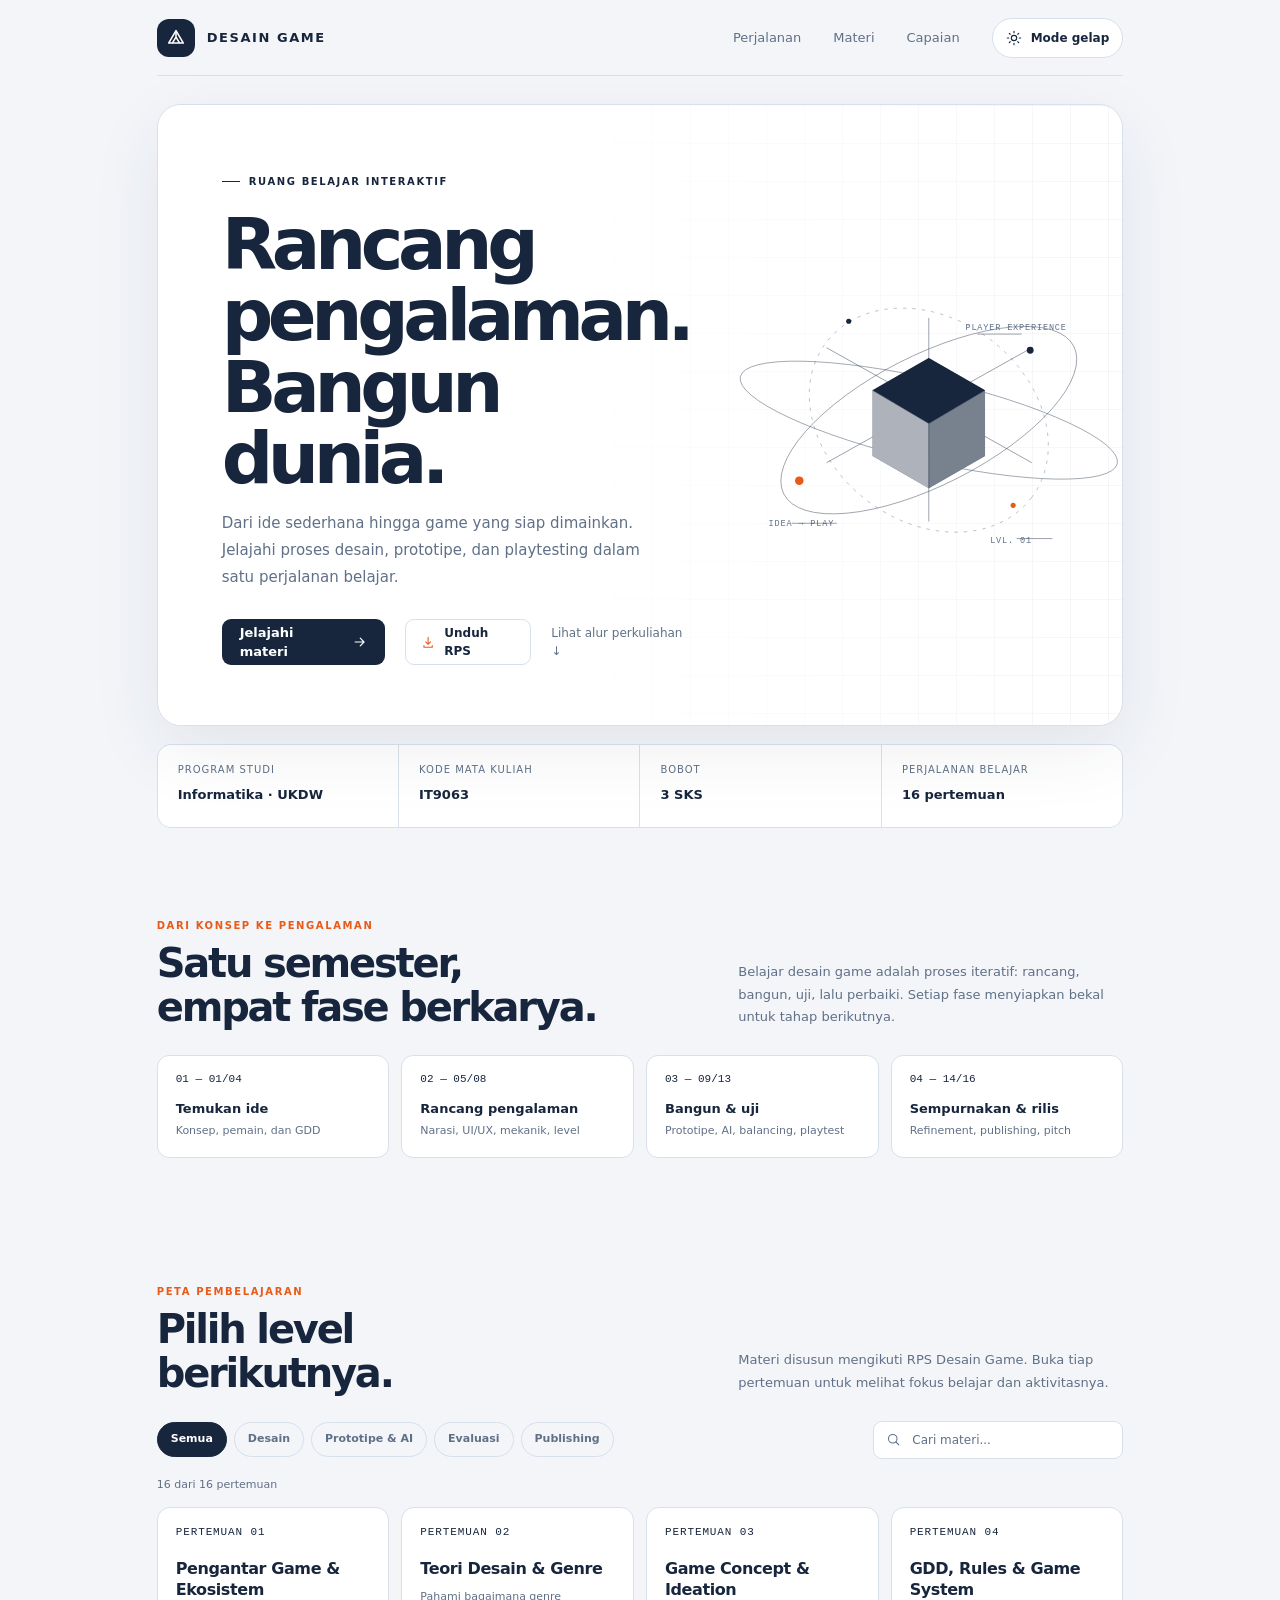
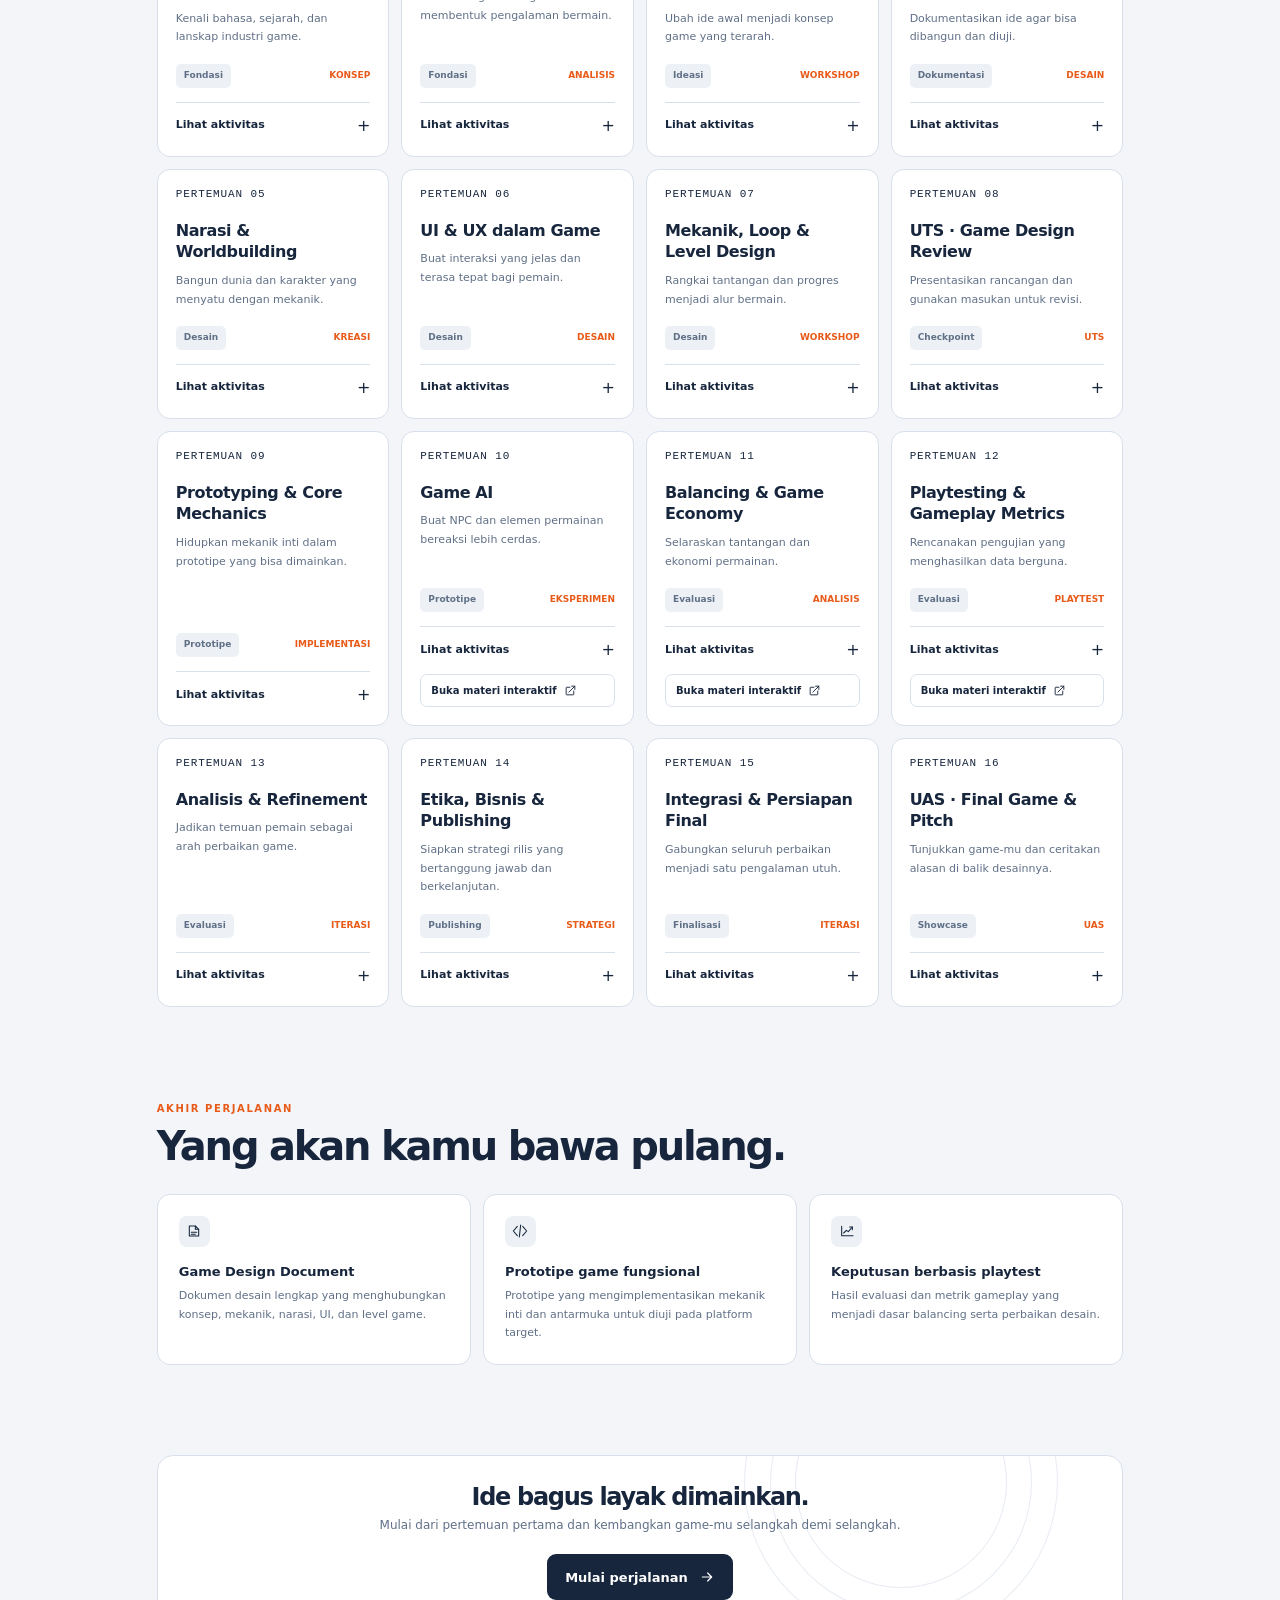
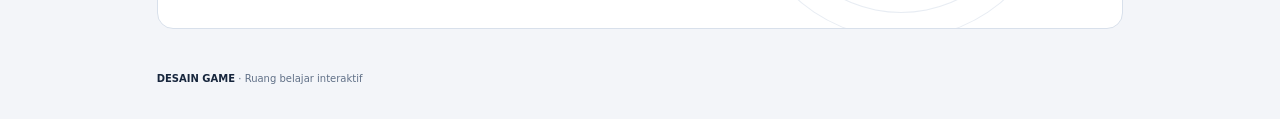
<file: index.html>
<!doctype html>
<html lang="id" data-theme="dark">
<head>
  <meta charset="utf-8">
  <meta name="viewport" content="width=device-width, initial-scale=1">
  <meta name="theme-color" content="#111512">
  <meta name="description" content="Ruang belajar interaktif mata kuliah Desain Game — jelajahi 16 pertemuan dari ide pertama hingga game final.">
  <title>Desain Game — Ruang Belajar Interaktif</title>
  <script>
    const systemThemePreference = window.matchMedia("(prefers-color-scheme: light)");
    document.documentElement.dataset.theme = systemThemePreference.matches ? "light" : "dark";
  </script>
  <style>
    :root {
      color-scheme: dark;
      --bg: #0d1319;
      --surface: #141d27;
      --surface-raised: #18232f;
      --surface-soft: #1d2a37;
      --text: #e8edf5;
      --muted: #8da0b5;
      --line: #263545;
      --accent: #f4773b;
      --accent-ink: #111821;
      --orange: #ff8043;
      --hero-grid: rgba(129, 158, 190, .07);
      --shadow: 0 24px 70px rgba(0, 0, 0, .28);
    }

    html[data-theme="light"] {
      color-scheme: light;
      --bg: #f3f5f9;
      --surface: #ffffff;
      --surface-raised: #f8fafd;
      --surface-soft: #edf1f6;
      --text: #17263d;
      --muted: #607087;
      --line: #d8e0eb;
      --accent: #17263d;
      --accent-ink: #ffffff;
      --orange: #e85a18;
      --hero-grid: rgba(39, 67, 102, .07);
      --shadow: 0 24px 70px rgba(35, 54, 79, .08);
    }

    * { box-sizing: border-box; }

    html { scroll-behavior: smooth; }

    body {
      margin: 0;
      min-width: 320px;
      background: var(--bg);
      color: var(--text);
      font-family: Inter, ui-sans-serif, system-ui, -apple-system, BlinkMacSystemFont, "Segoe UI", sans-serif;
      line-height: 1.5;
      transition: background-color .25s ease, color .25s ease;
    }

    button, input { font: inherit; }
    button, a { -webkit-tap-highlight-color: transparent; }
    a { color: inherit; text-decoration: none; }
    button { color: inherit; }

    .shell {
      width: min(1512px, calc(100% - 252px - clamp(36px, 4.8vw, 76px)));
      margin-inline: auto;
    }

    .topbar {
      height: 76px;
      display: flex;
      align-items: center;
      justify-content: space-between;
      border-bottom: 1px solid var(--line);
    }

    .brand { display: flex; align-items: center; gap: 12px; }
    .brand-mark {
      width: 38px;
      height: 38px;
      display: grid;
      place-items: center;
      border-radius: 12px;
      color: var(--accent-ink);
      background: var(--accent);
    }

    .brand-mark svg { width: 22px; height: 22px; }
    .brand-name { font-size: 13px; font-weight: 780; letter-spacing: .12em; }
    .brand-name span { color: var(--muted); font-weight: 500; }
    .nav { display: flex; align-items: center; gap: 32px; }
    .nav a { color: var(--muted); font-size: 13px; transition: color .2s ease; }
    .nav a:hover, .nav a:focus-visible { color: var(--text); }

    .theme-toggle {
      min-height: 40px;
      display: inline-flex;
      align-items: center;
      gap: 9px;
      padding: 0 13px;
      border: 1px solid var(--line);
      border-radius: 999px;
      background: var(--surface);
      cursor: pointer;
      font-size: 12px;
      font-weight: 650;
      transition: border-color .2s ease, background .2s ease;
    }

    .theme-toggle:hover { border-color: var(--accent); }
    .theme-toggle svg { width: 16px; height: 16px; }
    .theme-toggle .sun-icon { display: none; }
    html[data-theme="light"] .theme-toggle .sun-icon { display: block; }
    html[data-theme="light"] .theme-toggle .moon-icon { display: none; }

    .hero {
      position: relative;
      isolation: isolate;
      min-height: 426px;
      margin-top: 28px;
      padding: 60px 64px;
      display: grid;
      grid-template-columns: 1.1fr .9fr;
      align-items: center;
      overflow: hidden;
      border: 1px solid var(--line);
      border-radius: 24px;
      background-color: var(--surface);
      background-image: linear-gradient(var(--hero-grid) 1px, transparent 1px), linear-gradient(90deg, var(--hero-grid) 1px, transparent 1px);
      background-size: 38px 38px;
      box-shadow: var(--shadow);
    }

    .hero::before {
      position: absolute;
      z-index: -1;
      inset: 0;
      content: "";
      background: linear-gradient(90deg, var(--surface) 2%, color-mix(in srgb, var(--surface) 94%, transparent) 43%, color-mix(in srgb, var(--surface) 35%, transparent) 100%);
    }

    .hero-copy { position: relative; z-index: 1; max-width: 570px; }
    .eyebrow {
      display: inline-flex;
      align-items: center;
      gap: 9px;
      color: var(--accent);
      font-size: 10px;
      font-weight: 760;
      letter-spacing: .16em;
      text-transform: uppercase;
    }

    .eyebrow::before { width: 18px; height: 1px; content: ""; background: currentColor; }

    h1 {
      margin: 20px 0 16px;
      font-size: clamp(42px, 6vw, 72px);
      font-weight: 720;
      letter-spacing: -.075em;
      line-height: .99;
    }

    h1 em { color: var(--accent); font-style: normal; }
    .hero-description { max-width: 455px; margin: 0; color: var(--muted); font-size: 15px; line-height: 1.8; }
    .hero-actions { display: flex; align-items: center; gap: 20px; margin-top: 28px; }

    .primary-link {
      min-height: 46px;
      display: inline-flex;
      align-items: center;
      gap: 11px;
      padding: 0 18px;
      border-radius: 9px;
      background: var(--accent);
      color: var(--accent-ink);
      font-size: 13px;
      font-weight: 760;
      transition: transform .2s ease, filter .2s ease;
    }

    .primary-link:hover { transform: translateY(-2px); filter: brightness(1.05); }
    .primary-link svg { width: 16px; height: 16px; }
    .subtle-link { color: var(--muted); font-size: 12px; }
    .subtle-link:hover { color: var(--text); }
    .download-link {
      min-height: 46px;
      display: inline-flex;
      align-items: center;
      gap: 9px;
      padding: 0 15px;
      border: 1px solid var(--line);
      border-radius: 9px;
      background: var(--surface);
      color: var(--text);
      font-size: 12px;
      font-weight: 680;
      transition: border-color .2s ease, transform .2s ease;
    }

    .download-link:hover { transform: translateY(-2px); border-color: var(--accent); }
    .download-link svg { width: 15px; height: 15px; color: var(--orange); }

    .hero-art {
      position: absolute;
      inset: 0 0 0 auto;
      width: 53%;
      height: 100%;
      pointer-events: none;
    }

    .hero-art svg { width: 100%; height: 100%; overflow: visible; }
    .art-orbit { fill: none; stroke: var(--accent); stroke-width: 1; opacity: .43; }
    .art-orbit-dim { fill: none; stroke: var(--muted); stroke-width: 1; stroke-dasharray: 4 7; opacity: .46; }
    .art-cube { fill: var(--accent); }
    .art-cube-dark { fill: color-mix(in srgb, var(--accent) 58%, var(--surface)); }
    .art-cube-side { fill: color-mix(in srgb, var(--accent) 35%, var(--surface)); }
    .art-line { fill: none; stroke: var(--text); stroke-width: 1; opacity: .5; }
    .art-label { fill: var(--muted); font: 10px ui-monospace, SFMono-Regular, Consolas, monospace; letter-spacing: 1px; }
    .art-dot { fill: var(--orange); }

    .course-meta {
      display: grid;
      grid-template-columns: repeat(4, 1fr);
      gap: 1px;
      margin-top: 18px;
      overflow: hidden;
      border: 1px solid var(--line);
      border-radius: 14px;
      background: var(--line);
    }

    .meta-item { min-height: 82px; padding: 17px 20px; background: var(--surface); }
    .meta-label { display: block; margin-bottom: 5px; color: var(--muted); font-size: 10px; letter-spacing: .1em; text-transform: uppercase; }
    .meta-value { font-size: 13px; font-weight: 650; }

    .section { padding-top: 90px; }
    .section-heading { display: flex; align-items: end; justify-content: space-between; gap: 24px; margin-bottom: 26px; }
    .section-kicker { margin-bottom: 8px; color: var(--orange); font-size: 10px; font-weight: 750; letter-spacing: .16em; text-transform: uppercase; }
    h2 { margin: 0; font-size: clamp(28px, 4vw, 40px); font-weight: 690; letter-spacing: -.055em; line-height: 1.1; }
    .section-intro { max-width: 385px; margin: 0; color: var(--muted); font-size: 13px; line-height: 1.75; }

    .journey {
      display: grid;
      grid-template-columns: repeat(4, 1fr);
      gap: 12px;
      margin-bottom: 36px;
    }

    .journey-step {
      position: relative;
      min-height: 100px;
      padding: 17px 18px;
      border: 1px solid var(--line);
      border-radius: 12px;
      background: var(--surface);
    }

    .journey-number { display: block; margin-bottom: 11px; color: var(--accent); font: 11px ui-monospace, SFMono-Regular, Consolas, monospace; }
    .journey-title { font-size: 13px; font-weight: 690; }
    .journey-note { display: block; margin-top: 3px; color: var(--muted); font-size: 11px; }

    .toolbar { display: flex; align-items: center; justify-content: space-between; gap: 16px; margin-bottom: 18px; }
    .filters { display: flex; flex-wrap: wrap; gap: 7px; }

    .filter-button {
      min-height: 35px;
      padding: 0 13px;
      border: 1px solid var(--line);
      border-radius: 999px;
      background: transparent;
      color: var(--muted);
      cursor: pointer;
      font-size: 11px;
      font-weight: 620;
      transition: color .2s ease, background .2s ease, border-color .2s ease;
    }

    .filter-button:hover, .filter-button[aria-pressed="true"] { border-color: var(--accent); background: var(--accent); color: var(--accent-ink); }

    .search-wrap {
      width: min(250px, 100%);
      min-height: 38px;
      display: flex;
      align-items: center;
      gap: 9px;
      padding: 0 12px;
      border: 1px solid var(--line);
      border-radius: 9px;
      background: var(--surface);
    }

    .search-wrap svg { width: 15px; height: 15px; flex: 0 0 auto; color: var(--muted); }
    .search-wrap input { width: 100%; border: 0; outline: 0; background: transparent; color: var(--text); font-size: 12px; }
    .search-wrap input::placeholder { color: var(--muted); }
    .result-count { min-height: 18px; margin: 0 0 12px; color: var(--muted); font-size: 11px; }

    .sessions-grid { display: grid; grid-template-columns: repeat(4, minmax(0, 1fr)); gap: 12px; }

    .session-card {
      position: relative;
      min-height: 246px;
      display: flex;
      flex-direction: column;
      padding: 18px;
      overflow: hidden;
      border: 1px solid var(--line);
      border-radius: 13px;
      background: var(--surface);
      transition: border-color .2s ease, transform .2s ease, background .2s ease;
    }

    .session-card:hover { transform: translateY(-3px); border-color: color-mix(in srgb, var(--accent) 58%, var(--line)); }
    .session-card[hidden] { display: none; }
    .card-top { display: flex; align-items: center; justify-content: space-between; gap: 8px; margin-bottom: 20px; }
    .session-number { color: var(--accent); font: 11px ui-monospace, SFMono-Regular, Consolas, monospace; letter-spacing: .08em; }

    .session-card h3 { margin: 0 0 9px; font-size: 16px; font-weight: 670; letter-spacing: -.025em; line-height: 1.35; }
    .session-summary { margin: 0 0 17px; color: var(--muted); font-size: 11px; line-height: 1.7; }
    .card-footer { display: flex; align-items: center; justify-content: space-between; gap: 8px; margin-top: auto; }
    .session-tag { padding: 5px 8px; border-radius: 5px; background: var(--surface-soft); color: var(--muted); font-size: 9px; font-weight: 650; }
    .session-kind { color: var(--orange); font-size: 9px; font-weight: 700; }

    .session-card details { margin-top: 14px; padding-top: 11px; border-top: 1px solid var(--line); }
    .session-card summary { display: flex; align-items: center; justify-content: space-between; color: var(--text); cursor: pointer; font-size: 11px; font-weight: 650; list-style: none; }
    .session-card summary::-webkit-details-marker { display: none; }
    .session-card summary::after { content: "+"; color: var(--accent); font-size: 16px; font-weight: 400; }
    .session-card details[open] summary::after { content: "−"; }
    .session-detail { padding-top: 12px; color: var(--muted); font-size: 10px; line-height: 1.7; }
    .session-detail p { margin: 0 0 8px; }
    .session-detail strong { color: var(--text); font-weight: 650; }
    .module-link {
      display: inline-flex;
      align-items: center;
      gap: 7px;
      margin-top: 12px;
      padding: 8px 10px;
      border: 1px solid var(--line);
      border-radius: 7px;
      color: var(--accent);
      font-size: 10px;
      font-weight: 700;
      transition: border-color .2s ease, background .2s ease;
    }

    .module-link:hover { border-color: var(--accent); background: var(--surface-soft); }
    .module-link svg { width: 13px; height: 13px; }
    .empty-state { display: none; grid-column: 1 / -1; padding: 38px 20px; border: 1px dashed var(--line); border-radius: 13px; color: var(--muted); text-align: center; font-size: 13px; }
    .empty-state.is-visible { display: block; }

    .outcomes { padding-top: 94px; }
    .outcome-grid { display: grid; grid-template-columns: repeat(3, 1fr); gap: 12px; margin-top: 24px; }
    .outcome-card { min-height: 145px; padding: 21px; border: 1px solid var(--line); border-radius: 13px; background: var(--surface); }
    .outcome-icon { width: 31px; height: 31px; display: grid; place-items: center; margin-bottom: 15px; border-radius: 8px; background: var(--surface-soft); color: var(--accent); }
    .outcome-icon svg { width: 16px; height: 16px; }
    .outcome-card h3 { margin: 0 0 6px; font-size: 13px; }
    .outcome-card p { margin: 0; color: var(--muted); font-size: 11px; line-height: 1.7; }

    .closing {
      position: relative;
      display: flex;
      align-items: center;
      justify-content: center;
      flex-direction: column;
      gap: 20px;
      margin: 90px auto 42px;
      padding: 28px 32px;
      overflow: hidden;
      border: 1px solid var(--line);
      border-radius: 16px;
      background: var(--surface);
      text-align: center;
    }

    .closing::after { position: absolute; top: -80px; right: 12%; width: 210px; height: 210px; border: 1px solid var(--line); border-radius: 50%; content: ""; box-shadow: 0 0 0 24px var(--surface), 0 0 0 25px var(--line), 0 0 0 50px var(--surface), 0 0 0 51px var(--line); opacity: .6; }
    .closing h2 { position: relative; z-index: 1; font-size: 24px; }
    .closing p { position: relative; z-index: 1; margin: 6px 0 0; color: var(--muted); font-size: 12px; }
    .closing .primary-link { position: relative; z-index: 1; flex: 0 0 auto; }

    footer { display: flex; justify-content: space-between; gap: 20px; padding: 0 0 28px; color: var(--muted); font-size: 10px; }
    footer strong { color: var(--text); font-weight: 650; }

    :focus-visible { outline: 2px solid var(--orange); outline-offset: 3px; }

    @media (max-width: 900px) {
      .hero { min-height: 400px; padding: 48px; }
      .hero-art { width: 60%; opacity: .8; }
      .sessions-grid { grid-template-columns: repeat(3, minmax(0, 1fr)); }
      .nav { gap: 18px; }
    }

    @media (max-width: 1190px) {
      .shell { width: calc(100% - 112px); }
    }

    @media (max-width: 680px) {
      .shell { width: calc(100% - 24px); }
      .topbar { height: 66px; }
      .brand-name { font-size: 11px; }
      .brand-mark { width: 34px; height: 34px; }
      .nav { gap: 10px; }
      .nav a { display: none; }
      .theme-toggle { min-height: 37px; padding: 0 11px; }
      .theme-toggle span { display: none; }
      .hero { min-height: 460px; grid-template-columns: 1fr; margin-top: 16px; padding: 34px 26px; align-items: start; }
      .hero-copy { padding-top: 8px; }
      h1 { max-width: 360px; font-size: clamp(44px, 12vw, 61px); }
      .hero-description { max-width: 370px; font-size: 13px; }
      .hero-art { inset: auto -12% -3% auto; width: 100%; height: 52%; opacity: .65; }
      .hero::before { background: linear-gradient(180deg, var(--surface) 4%, color-mix(in srgb, var(--surface) 94%, transparent) 45%, color-mix(in srgb, var(--surface) 38%, transparent) 100%); }
      .course-meta { grid-template-columns: repeat(2, 1fr); }
      .meta-item { min-height: 71px; padding: 14px; }
      .meta-value { font-size: 12px; }
      .section { padding-top: 68px; }
      .section-heading { display: block; }
      .section-intro { margin-top: 13px; }
      .journey { grid-template-columns: repeat(2, 1fr); gap: 8px; }
      .journey-step { min-height: 91px; padding: 13px; }
      .toolbar { align-items: stretch; flex-direction: column-reverse; }
      .search-wrap { width: 100%; }
      .filters { gap: 6px; }
      .filter-button { padding-inline: 10px; font-size: 10px; }
      .sessions-grid { grid-template-columns: repeat(2, minmax(0, 1fr)); gap: 8px; }
      .session-card { min-height: 242px; padding: 14px; }
      .card-top { align-items: flex-start; flex-direction: column; gap: 4px; margin-bottom: 16px; }
      .session-card h3 { font-size: 14px; }
      .session-summary { font-size: 10px; }
      .card-footer { align-items: flex-start; flex-direction: column; }
      .outcomes { padding-top: 68px; }
      .outcome-grid { grid-template-columns: 1fr; gap: 8px; }
      .outcome-card { min-height: auto; }
      .closing { margin-top: 68px; padding: 23px; }
      .closing::after { right: -14%; }
      .closing h2 { font-size: 21px; }
      footer { flex-direction: column; gap: 6px; }
    }

    @media (max-width: 380px) {
      .sessions-grid { grid-template-columns: 1fr; }
      .session-card { min-height: 0; }
      .card-top, .card-footer { align-items: center; flex-direction: row; }
    }

    @media (prefers-reduced-motion: reduce) {
      *, *::before, *::after { scroll-behavior: auto !important; transition-duration: .01ms !important; animation-duration: .01ms !important; }
    }
  </style>
</head>
<body>
  <header class="shell topbar">
    <a class="brand" href="#" aria-label="Desain Game, ke halaman utama">
      <span class="brand-mark" aria-hidden="true">
        <svg viewBox="0 0 24 24" fill="none">
          <path d="M4 17.5 12 4l8 13.5H4Z" stroke="currentColor" stroke-width="1.7" stroke-linejoin="round"/>
          <path d="M8 17.5 12 11l4 6.5M12 4v7" stroke="currentColor" stroke-width="1.7" stroke-linejoin="round"/>
        </svg>
      </span>
      <span class="brand-name">DESAIN GAME</span>
    </a>
    <nav class="nav" aria-label="Navigasi utama">
      <a href="#perjalanan">Perjalanan</a>
      <a href="#materi">Materi</a>
      <a href="#capaian">Capaian</a>
      <button class="theme-toggle" id="theme-toggle" type="button" aria-label="Ganti ke tema terang" aria-pressed="false">
        <svg class="moon-icon" viewBox="0 0 24 24" fill="none" aria-hidden="true"><path d="M20.2 15.1A8.3 8.3 0 0 1 8.9 3.8 8.5 8.5 0 1 0 20.2 15.1Z" stroke="currentColor" stroke-width="1.7" stroke-linecap="round" stroke-linejoin="round"/></svg>
        <svg class="sun-icon" viewBox="0 0 24 24" fill="none" aria-hidden="true"><circle cx="12" cy="12" r="4" stroke="currentColor" stroke-width="1.7"/><path d="M12 2v2m0 16v2M4.93 4.93l1.42 1.42m11.3 11.3 1.42 1.42M2 12h2m16 0h2M4.93 19.07l1.42-1.42m11.3-11.3 1.42-1.42" stroke="currentColor" stroke-width="1.7" stroke-linecap="round"/></svg>
        <span>Mode terang</span>
      </button>
    </nav>
  </header>

  <main>
    <section class="shell hero" aria-labelledby="hero-title">
      <div class="hero-copy">
        <div class="eyebrow">Ruang belajar interaktif</div>
        <h1 id="hero-title">Rancang<br>pengalaman.<br><em>Bangun dunia.</em></h1>
        <p class="hero-description">Dari ide sederhana hingga game yang siap dimainkan. Jelajahi proses desain, prototipe, dan playtesting dalam satu perjalanan belajar.</p>
        <div class="hero-actions">
          <a class="primary-link" href="#materi">Jelajahi materi
            <svg viewBox="0 0 24 24" fill="none" aria-hidden="true"><path d="M5 12h14m-6-6 6 6-6 6" stroke="currentColor" stroke-width="1.8" stroke-linecap="round" stroke-linejoin="round"/></svg>
          </a>
          <a class="download-link" href="RPSDesGa.pdf" download="RPSDesGa.pdf">
            <svg viewBox="0 0 24 24" fill="none" aria-hidden="true"><path d="M12 3v12m0 0 4-4m-4 4-4-4M5 17v3h14v-3" stroke="currentColor" stroke-width="1.8" stroke-linecap="round" stroke-linejoin="round"/></svg>
            Unduh RPS
          </a>
          <a class="subtle-link" href="#perjalanan">Lihat alur perkuliahan ↓</a>
        </div>
      </div>
      <div class="hero-art" aria-hidden="true">
        <svg viewBox="0 0 600 430" preserveAspectRatio="xMidYMid meet">
          <ellipse class="art-orbit" cx="373" cy="221" rx="191" ry="76" transform="rotate(-27 373 221)"/>
          <ellipse class="art-orbit-dim" cx="373" cy="221" rx="151" ry="119" transform="rotate(37 373 221)"/>
          <ellipse class="art-orbit" cx="373" cy="221" rx="227" ry="48" transform="rotate(13 373 221)" opacity=".5"/>
          <path class="art-line" d="M373 101v239m-120-69 241-135m-241 0 241 135"/>
          <path class="art-cube-dark" d="m373 148 66 38v77l-66 38-66-38v-77l66-38Z"/>
          <path class="art-cube" d="m373 148 66 38-66 39-66-39 66-38Z"/>
          <path class="art-cube-side" d="m307 186 66 39v76l-66-38v-77Z"/>
          <path class="art-cube-dark" d="m439 186-66 39v76l66-38v-77Z"/>
          <path class="art-line" d="m307 186 66 39 66-39m-66 39v76"/>
          <circle class="art-dot" cx="221" cy="292" r="5"/>
          <circle cx="492" cy="139" r="4" fill="var(--accent)"/>
          <circle cx="472" cy="321" r="3" fill="var(--orange)"/>
          <circle cx="279" cy="105" r="3" fill="var(--accent)"/>
          <text class="art-label" x="416" y="115">PLAYER EXPERIENCE</text>
          <text class="art-label" x="185" y="345">IDEA → PLAY</text>
          <text class="art-label" x="445" y="365">LVL. 01</text>
          <path class="art-line" d="M430 120h52m-270 222h53m211 18h42"/>
        </svg>
      </div>
    </section>

    <section class="shell course-meta" aria-label="Informasi mata kuliah">
      <div class="meta-item"><span class="meta-label">Program studi</span><span class="meta-value">Informatika · UKDW</span></div>
      <div class="meta-item"><span class="meta-label">Kode mata kuliah</span><span class="meta-value">IT9063</span></div>
      <div class="meta-item"><span class="meta-label">Bobot</span><span class="meta-value">3 SKS</span></div>
      <div class="meta-item"><span class="meta-label">Perjalanan belajar</span><span class="meta-value">16 pertemuan</span></div>
    </section>

    <section class="shell section" id="perjalanan" aria-labelledby="journey-title">
      <div class="section-heading">
        <div><div class="section-kicker">Dari konsep ke pengalaman</div><h2 id="journey-title">Satu semester,<br>empat fase berkarya.</h2></div>
        <p class="section-intro">Belajar desain game adalah proses iteratif: rancang, bangun, uji, lalu perbaiki. Setiap fase menyiapkan bekal untuk tahap berikutnya.</p>
      </div>
      <div class="journey">
        <article class="journey-step"><span class="journey-number">01 — 01/04</span><span class="journey-title">Temukan ide</span><span class="journey-note">Konsep, pemain, dan GDD</span></article>
        <article class="journey-step"><span class="journey-number">02 — 05/08</span><span class="journey-title">Rancang pengalaman</span><span class="journey-note">Narasi, UI/UX, mekanik, level</span></article>
        <article class="journey-step"><span class="journey-number">03 — 09/13</span><span class="journey-title">Bangun & uji</span><span class="journey-note">Prototipe, AI, balancing, playtest</span></article>
        <article class="journey-step"><span class="journey-number">04 — 14/16</span><span class="journey-title">Sempurnakan & rilis</span><span class="journey-note">Refinement, publishing, pitch</span></article>
      </div>
    </section>

    <section class="shell section" id="materi" aria-labelledby="sessions-title">
      <div class="section-heading">
        <div><div class="section-kicker">Peta pembelajaran</div><h2 id="sessions-title">Pilih level<br>berikutnya.</h2></div>
        <p class="section-intro">Materi disusun mengikuti RPS Desain Game. Buka tiap pertemuan untuk melihat fokus belajar dan aktivitasnya.</p>
      </div>
      <div class="toolbar">
        <div class="filters" role="group" aria-label="Filter materi">
          <button class="filter-button" type="button" data-filter="all" aria-pressed="true">Semua</button>
          <button class="filter-button" type="button" data-filter="design" aria-pressed="false">Desain</button>
          <button class="filter-button" type="button" data-filter="build" aria-pressed="false">Prototipe & AI</button>
          <button class="filter-button" type="button" data-filter="test" aria-pressed="false">Evaluasi</button>
          <button class="filter-button" type="button" data-filter="publish" aria-pressed="false">Publishing</button>
        </div>
        <label class="search-wrap">
          <svg viewBox="0 0 24 24" fill="none" aria-hidden="true"><circle cx="10.8" cy="10.8" r="6.8" stroke="currentColor" stroke-width="1.7"/><path d="m16 16 4.5 4.5" stroke="currentColor" stroke-width="1.7" stroke-linecap="round"/></svg>
          <input id="session-search" type="search" placeholder="Cari materi..." autocomplete="off" aria-label="Cari materi pertemuan">
        </label>
      </div>
      <p class="result-count" id="result-count" aria-live="polite"></p>
      <div class="sessions-grid" id="sessions-grid" aria-live="polite"></div>
    </section>

    <section class="shell outcomes" id="capaian" aria-labelledby="outcomes-title">
      <div class="section-heading">
        <div><div class="section-kicker">Akhir perjalanan</div><h2 id="outcomes-title">Yang akan kamu bawa pulang.</h2></div>
      </div>
      <div class="outcome-grid">
        <article class="outcome-card">
          <span class="outcome-icon" aria-hidden="true"><svg viewBox="0 0 24 24" fill="none"><path d="M5 4.5h9l5 5v10H5v-15Z" stroke="currentColor" stroke-width="1.6" stroke-linejoin="round"/><path d="M14 4.5v5h5M8 14h8m-8 3h6" stroke="currentColor" stroke-width="1.6" stroke-linecap="round"/></svg></span>
          <h3>Game Design Document</h3><p>Dokumen desain lengkap yang menghubungkan konsep, mekanik, narasi, UI, dan level game.</p>
        </article>
        <article class="outcome-card">
          <span class="outcome-icon" aria-hidden="true"><svg viewBox="0 0 24 24" fill="none"><path d="m8 5-6 7 6 7m8-14 6 7-6 7m-3-16-2 18" stroke="currentColor" stroke-width="1.6" stroke-linecap="round" stroke-linejoin="round"/></svg></span>
          <h3>Prototipe game fungsional</h3><p>Prototipe yang mengimplementasikan mekanik inti dan antarmuka untuk diuji pada platform target.</p>
        </article>
        <article class="outcome-card">
          <span class="outcome-icon" aria-hidden="true"><svg viewBox="0 0 24 24" fill="none"><path d="M4 19V5m0 14h17M7 15l4-4 3 2 6-7" stroke="currentColor" stroke-width="1.6" stroke-linecap="round" stroke-linejoin="round"/><path d="M16 6h4v4" stroke="currentColor" stroke-width="1.6" stroke-linecap="round" stroke-linejoin="round"/></svg></span>
          <h3>Keputusan berbasis playtest</h3><p>Hasil evaluasi dan metrik gameplay yang menjadi dasar balancing serta perbaikan desain.</p>
        </article>
      </div>
    </section>

    <section class="shell closing" aria-label="Mulai belajar">
      <div><h2>Ide bagus layak dimainkan.</h2><p>Mulai dari pertemuan pertama dan kembangkan game-mu selangkah demi selangkah.</p></div>
      <a class="primary-link" href="#materi">Mulai perjalanan
        <svg viewBox="0 0 24 24" fill="none" aria-hidden="true"><path d="M5 12h14m-6-6 6 6-6 6" stroke="currentColor" stroke-width="1.8" stroke-linecap="round" stroke-linejoin="round"/></svg>
      </a>
    </section>
  </main>

  <footer class="shell">
    <span><strong>DESAIN GAME</strong> · Ruang belajar interaktif</span>
  </footer>

  <script>
    const sessions = [
      { no: 1, date: "03 Sep 2026", title: "Pengantar Game & Ekosistem", topic: "Pengantar game, sejarah video game, dan ekosistem industri game.", phase: "design", tag: "Fondasi", type: "KONSEP", summary: "Kenali bahasa, sejarah, dan lanskap industri game.", focus: "Mengidentifikasi karakteristik game, genre, target pemain, dan komponen utama desain game.", activity: "Analisis game referensi dan diskusi untuk menentukan game yang akan dianalisis.", output: "Game concept & identifikasi game." },
      { no: 2, date: "10 Sep 2026", title: "Teori Desain & Genre", topic: "Teori desain game, genre, dan pengalaman pemain.", phase: "design", tag: "Fondasi", type: "ANALISIS", summary: "Pahami bagaimana genre membentuk pengalaman bermain.", focus: "Menganalisis genre dan pengalaman pemain sebagai dasar pengembangan konsep game.", activity: "Studi kasus genre game dan diskusi player experience.", output: "Analisis genre dan pengalaman pemain." },
      { no: 3, date: "17 Sep 2026", title: "Game Concept & Ideation", topic: "Tema, premise, target player, dan gameplay concept.", phase: "design", tag: "Ideasi", type: "WORKSHOP", summary: "Ubah ide awal menjadi konsep game yang terarah.", focus: "Merumuskan tema, premise, target player, genre, core mechanics, dan gameplay concept.", activity: "Ideation workshop dan penyusunan brief konsep game.", output: "Game Concept Brief." },
      { no: 4, date: "24 Sep 2026", title: "GDD, Rules & Game System", topic: "Game Design Document, rules, dan sistem permainan.", phase: "design", tag: "Dokumentasi", type: "DESAIN", summary: "Dokumentasikan ide agar bisa dibangun dan diuji.", focus: "Menyusun GDD yang mendeskripsikan konsep, rules, mechanics, requirements, dan sistem permainan.", activity: "Analisis contoh GDD dan penyusunan GDD proyek.", output: "Game Design Document." },
      { no: 5, date: "01 Okt 2026", title: "Narasi & Worldbuilding", topic: "Narrative, character design, worldbuilding, dan progression system.", phase: "design", tag: "Desain", type: "KREASI", summary: "Bangun dunia dan karakter yang menyatu dengan mekanik.", focus: "Merancang narasi, karakter, worldbuilding, dan progression yang konsisten dengan konsep game.", activity: "Studi kasus dan pengembangan narrative, character, serta worldbuilding proyek.", output: "Rancangan narasi dan dunia game." },
      { no: 6, date: "08 Okt 2026", title: "UI & UX dalam Game", topic: "Antarmuka, HUD, menu, interaction flow, dan feedback.", phase: "design", tag: "Desain", type: "DESAIN", summary: "Buat interaksi yang jelas dan terasa tepat bagi pemain.", focus: "Merancang antarmuka, HUD, menu, interaction flow, dan feedback sesuai target pemain.", activity: "Analisis UI game, wireframing, dan perancangan UI flow proyek.", output: "Wireframe dan UI flow." },
      { no: 7, date: "15 Okt 2026", title: "Mekanik, Loop & Level Design", topic: "Core mechanics, gameplay loop, level design, challenge flow, dan progression.", phase: "design", tag: "Desain", type: "WORKSHOP", summary: "Rangkai tantangan dan progres menjadi alur bermain.", focus: "Merancang core mechanics, gameplay loop, struktur level, challenge flow, dan progression secara terintegrasi.", activity: "Workshop level dan gameplay loop; finalisasi GDD dan conceptual prototype.", output: "GDD final dan conceptual prototype." },
      { no: 8, date: "22 Okt 2026", title: "UTS · Game Design Review", topic: "Presentasi GDD, conceptual prototype, dan design review.", phase: "test", tag: "Checkpoint", type: "UTS", summary: "Presentasikan rancangan dan gunakan masukan untuk revisi.", focus: "Mempertahankan dan mengevaluasi rancangan game berdasarkan GDD serta memperoleh masukan.", activity: "Presentasi GDD dan prototype, tanya jawab, design review, dan refleksi.", output: "Design review & revision notes." },
      { no: 9, date: "29 Okt 2026", title: "Prototyping & Core Mechanics", topic: "Game prototyping dan implementasi mekanik inti dengan game engine.", phase: "build", tag: "Prototipe", type: "IMPLEMENTASI", summary: "Hidupkan mekanik inti dalam prototipe yang bisa dimainkan.", focus: "Mengonstruksi prototipe fungsional yang mengimplementasikan core mechanics dan UI berdasarkan GDD.", activity: "Demonstrasi prototyping, implementasi core mechanics, dan testing awal.", output: "Functional Game Prototype." },
      { no: 10, date: "05 Nov 2026", title: "Game AI", topic: "Finite state machine, behavior tree, pathfinding, dan procedural techniques.", phase: "build", tag: "Prototipe", type: "EKSPERIMEN", summary: "Buat NPC dan elemen permainan bereaksi lebih cerdas.", focus: "Memilih, mengimplementasikan, dan menguji teknik AI dasar sesuai kebutuhan gameplay.", activity: "Demonstrasi implementasi dan pengujian AI pada proyek.", output: "Implementasi Game AI.", link: "10_Game_AI_Interactive.html" },
      { no: 11, date: "12 Nov 2026", title: "Balancing & Game Economy", topic: "Game balancing, game economy, dan tuning.", phase: "test", tag: "Evaluasi", type: "ANALISIS", summary: "Selaraskan tantangan dan ekonomi permainan.", focus: "Menganalisis parameter gameplay dan menentukan strategi balancing serta tuning.", activity: "Analisis kasus, penentuan parameter, dan penyusunan balancing plan proyek.", output: "Balancing plan.", link: "11_Game_Balancing.html" },
      { no: 12, date: "19 Nov 2026", title: "Playtesting & Gameplay Metrics", topic: "Playtesting, pengumpulan data, dan metrik gameplay.", phase: "test", tag: "Evaluasi", type: "PLAYTEST", summary: "Rencanakan pengujian yang menghasilkan data berguna.", focus: "Merancang prosedur playtesting dan menentukan data serta gameplay metrics yang relevan.", activity: "Menyusun test scenario/instrument dan melaksanakan playtest awal.", output: "Skenario dan instrumen playtest.", link: "12_Playtesting_Interactive.html" },
      { no: 13, date: "26 Nov 2026", title: "Analisis & Refinement", topic: "Analisis hasil playtesting dan evidence-based game refinement.", phase: "test", tag: "Evaluasi", type: "ITERASI", summary: "Jadikan temuan pemain sebagai arah perbaikan game.", focus: "Menganalisis minimal tiga gameplay metrics untuk mengidentifikasi isu desain dan merumuskan perbaikan.", activity: "Analisis data playtest, interpretasi metrics, dan penyusunan revision plan.", output: "Rekomendasi perbaikan berbasis bukti." },
      { no: 14, date: "03 Des 2026", title: "Etika, Bisnis & Publishing", topic: "Legalitas, etika, privasi, monetisasi, model bisnis, dan publishing game.", phase: "publish", tag: "Publishing", type: "STRATEGI", summary: "Siapkan strategi rilis yang bertanggung jawab dan berkelanjutan.", focus: "Mengevaluasi aspek legal, etika, privasi, monetisasi, dan model bisnis dalam penerbitan game.", activity: "Analisis kasus dan penyusunan strategi publishing/business proyek.", output: "Legal, Ethics, Business & Publishing Strategy." },
      { no: 15, date: "10 Des 2026", title: "Integrasi & Persiapan Final", topic: "Game refinement, integrasi, dan persiapan final project.", phase: "publish", tag: "Finalisasi", type: "ITERASI", summary: "Gabungkan seluruh perbaikan menjadi satu pengalaman utuh.", focus: "Mengintegrasikan dan memperbaiki prototype berdasarkan playtesting, balancing, UI/UX, dan validasi AI.", activity: "Refinement prototype, final integration, testing, peer evaluation, dan persiapan pitch.", output: "Prototipe final terintegrasi." },
      { no: 16, date: "17 Des 2026", title: "UAS · Final Game & Pitch", topic: "Demonstrasi produk game final dan professional pitch.", phase: "publish", tag: "Showcase", type: "UAS", summary: "Tunjukkan game-mu dan ceritakan alasan di balik desainnya.", focus: "Mendemonstrasikan produk final dan mempertanggungjawabkan desain, implementasi, evaluasi, AI, serta strategi publishing.", activity: "Demonstrasi final game dan professional pitch.", output: "Final Game Product & Professional Pitch." }
    ];

    const grid = document.getElementById("sessions-grid");
    const search = document.getElementById("session-search");
    const resultCount = document.getElementById("result-count");
    const emptyState = document.createElement("p");
    emptyState.className = "empty-state";
    emptyState.textContent = "Belum ada materi yang cocok. Coba kata kunci atau filter lain.";

    function renderSessions() {
      grid.replaceChildren();
      sessions.forEach((session) => {
        const card = document.createElement("article");
        card.className = "session-card";
        card.dataset.phase = session.phase;
        card.dataset.search = `${session.title} ${session.topic} ${session.tag} ${session.type}`.toLocaleLowerCase("id");
        card.id = `pertemuan-${String(session.no).padStart(2, "0")}`;
        card.innerHTML = `
          <div class="card-top">
            <span class="session-number">PERTEMUAN ${String(session.no).padStart(2, "0")}</span>
          </div>
          <h3>${session.title}</h3>
          <p class="session-summary">${session.summary}</p>
          <div class="card-footer"><span class="session-tag">${session.tag}</span><span class="session-kind">${session.type}</span></div>
          <details>
            <summary>Lihat aktivitas</summary>
            <div class="session-detail">
              <p><strong>Materi:</strong> ${session.topic}</p>
              <p><strong>Fokus:</strong> ${session.focus}</p>
              <p><strong>Aktivitas:</strong> ${session.activity}</p>
              <p><strong>Output:</strong> ${session.output}</p>
            </div>
          </details>
          ${session.link ? `<a class="module-link" href="${session.link}" target="_blank" rel="noopener">Buka materi interaktif
            <svg viewBox="0 0 24 24" fill="none" aria-hidden="true"><path d="M14 4h6v6m-11 5L20 4M18 13v6a1 1 0 0 1-1 1H5a1 1 0 0 1-1-1V7a1 1 0 0 1 1-1h6" stroke="currentColor" stroke-width="1.7" stroke-linecap="round" stroke-linejoin="round"/></svg>
          </a>` : ""}`;
        grid.append(card);
      });
      grid.append(emptyState);
      updateSessions();
    }

    let activeFilter = "all";
    function updateSessions() {
      const query = search.value.trim().toLocaleLowerCase("id");
      let visible = 0;
      grid.querySelectorAll(".session-card").forEach((card) => {
        const matchesFilter = activeFilter === "all" || card.dataset.phase === activeFilter;
        const matchesSearch = !query || card.dataset.search.includes(query);
        const show = matchesFilter && matchesSearch;
        card.hidden = !show;
        if (show) visible += 1;
      });
      emptyState.classList.toggle("is-visible", visible === 0);
      resultCount.textContent = `${visible} dari ${sessions.length} pertemuan`;
    }

    document.querySelectorAll(".filter-button").forEach((button) => {
      button.addEventListener("click", () => {
        activeFilter = button.dataset.filter;
        document.querySelectorAll(".filter-button").forEach((item) => item.setAttribute("aria-pressed", String(item === button)));
        updateSessions();
      });
    });
    search.addEventListener("input", updateSessions);
    renderSessions();

    const themeToggle = document.getElementById("theme-toggle");
    const root = document.documentElement;
    let lastSystemTheme = systemThemePreference.matches ? "light" : "dark";

    function updateThemeControl() {
      const isLight = root.dataset.theme === "light";
      themeToggle.setAttribute("aria-pressed", String(isLight));
      themeToggle.setAttribute("aria-label", `Ganti ke tema ${isLight ? "gelap" : "terang"}`);
      themeToggle.querySelector("span").textContent = `Mode ${isLight ? "gelap" : "terang"}`;
      document.querySelector('meta[name="theme-color"]').content = isLight ? "#f3f5f9" : "#0d1319";
    }

    function syncSystemTheme(isLight) {
      const systemTheme = isLight ? "light" : "dark";
      if (systemTheme === lastSystemTheme) return;
      lastSystemTheme = systemTheme;
      root.dataset.theme = systemTheme;
      updateThemeControl();
    }

    themeToggle.addEventListener("click", () => {
      root.dataset.theme = root.dataset.theme === "dark" ? "light" : "dark";
      updateThemeControl();
    });
    systemThemePreference.addEventListener("change", (event) => syncSystemTheme(event.matches));
    document.addEventListener("visibilitychange", () => {
      if (!document.hidden) syncSystemTheme(systemThemePreference.matches);
    });
    updateThemeControl();
  </script>
</body>
</html>
</file>
